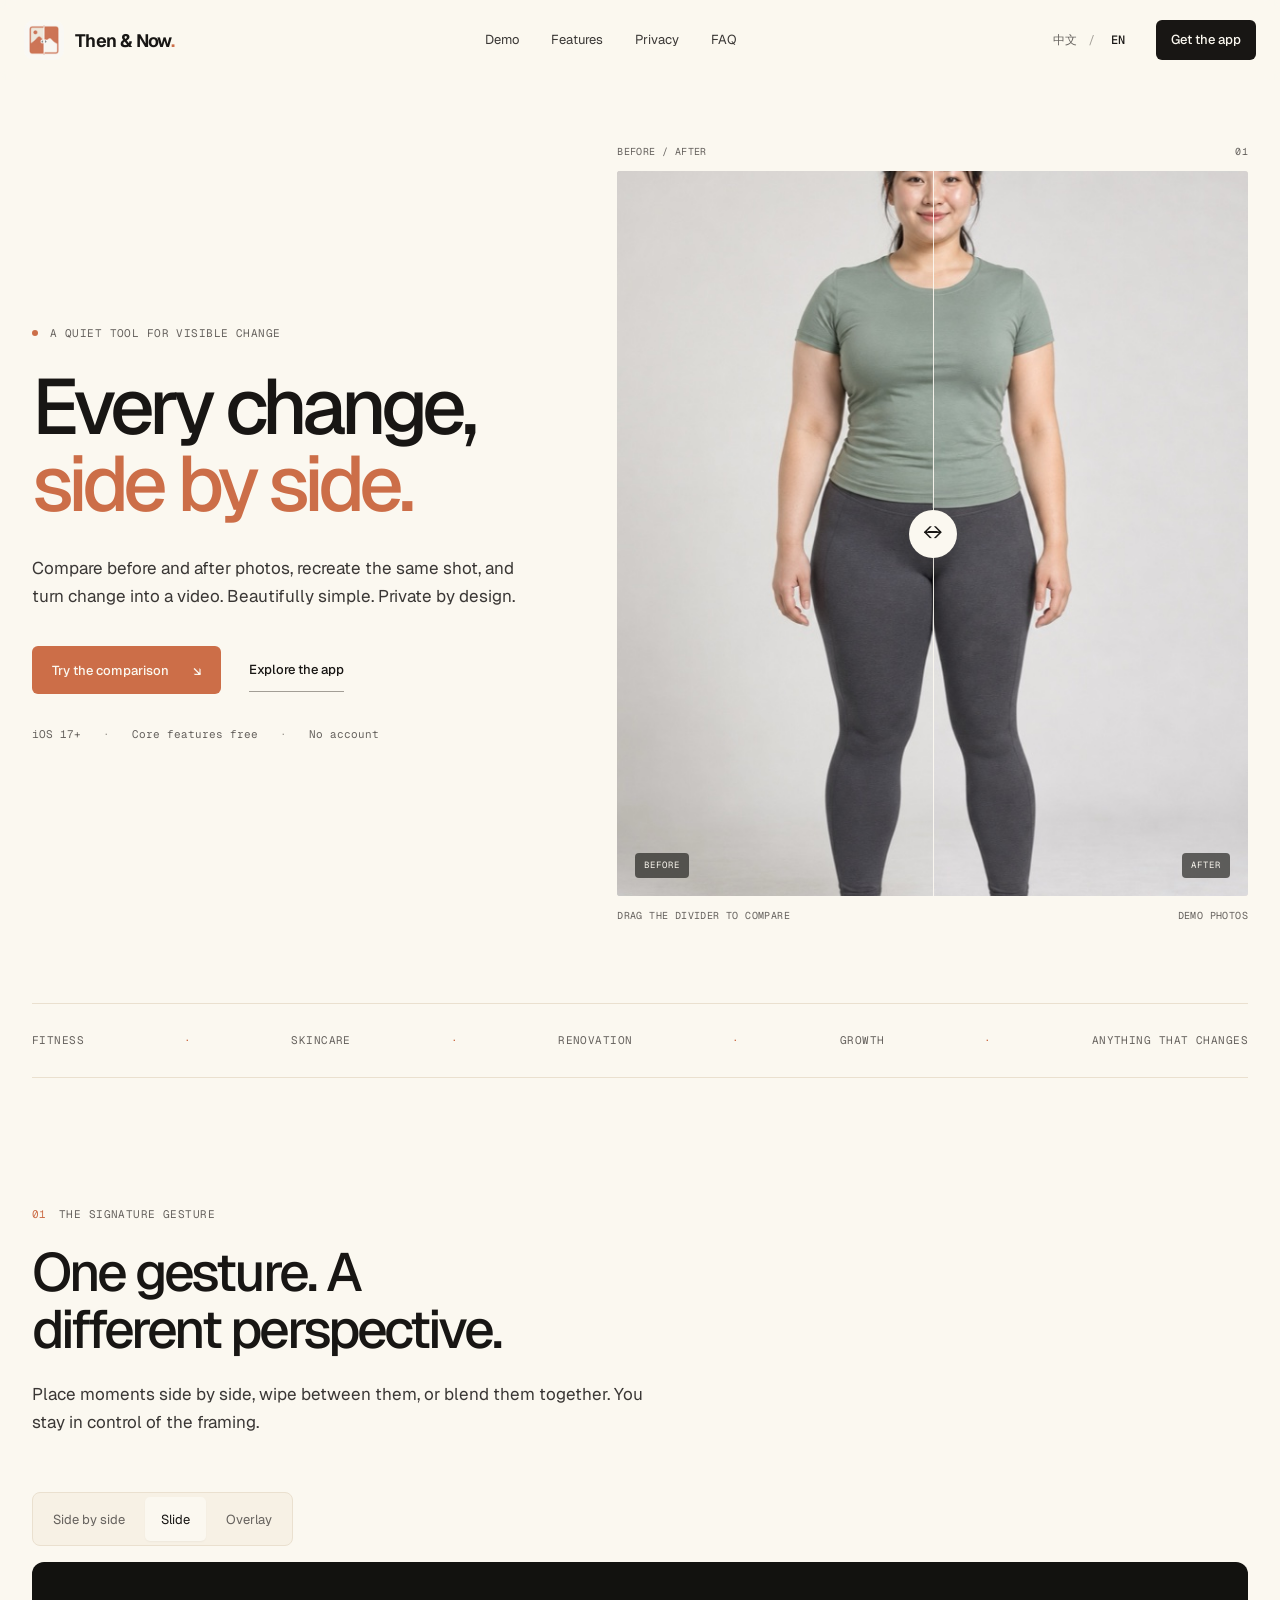
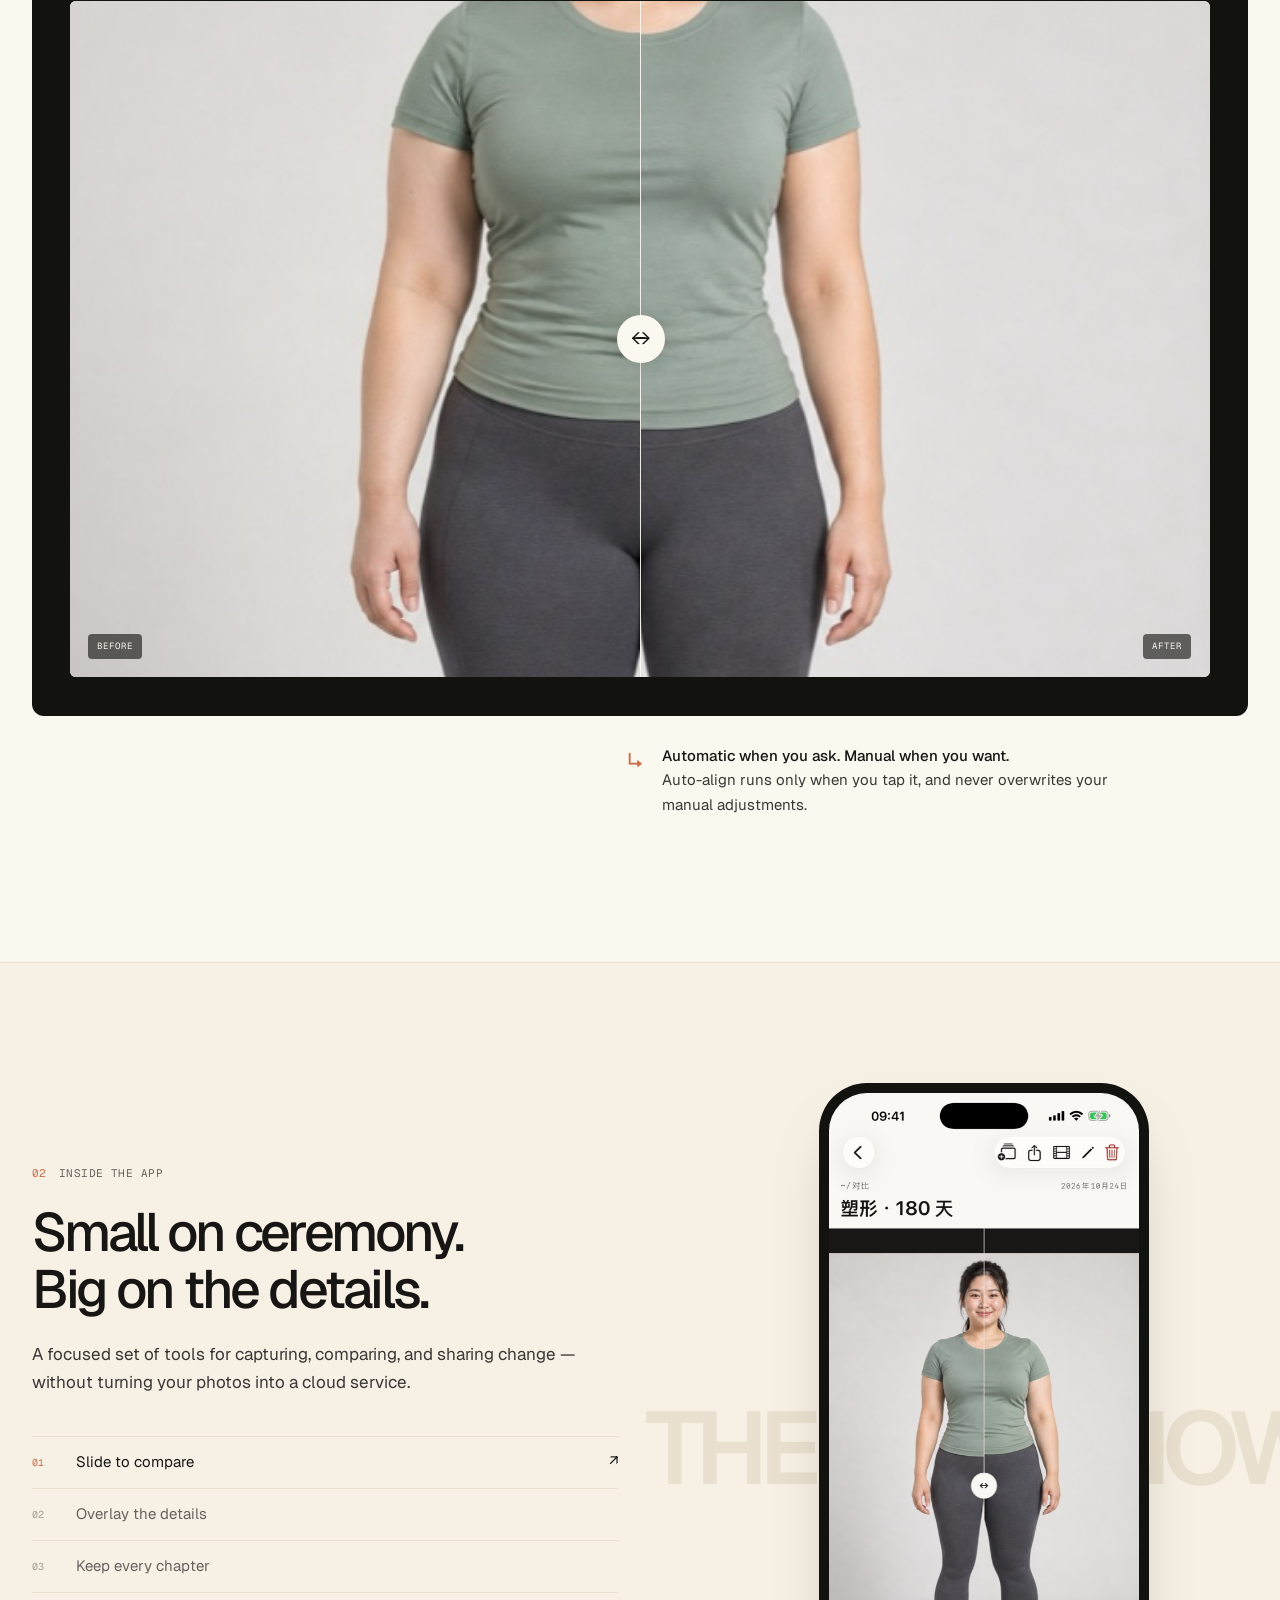
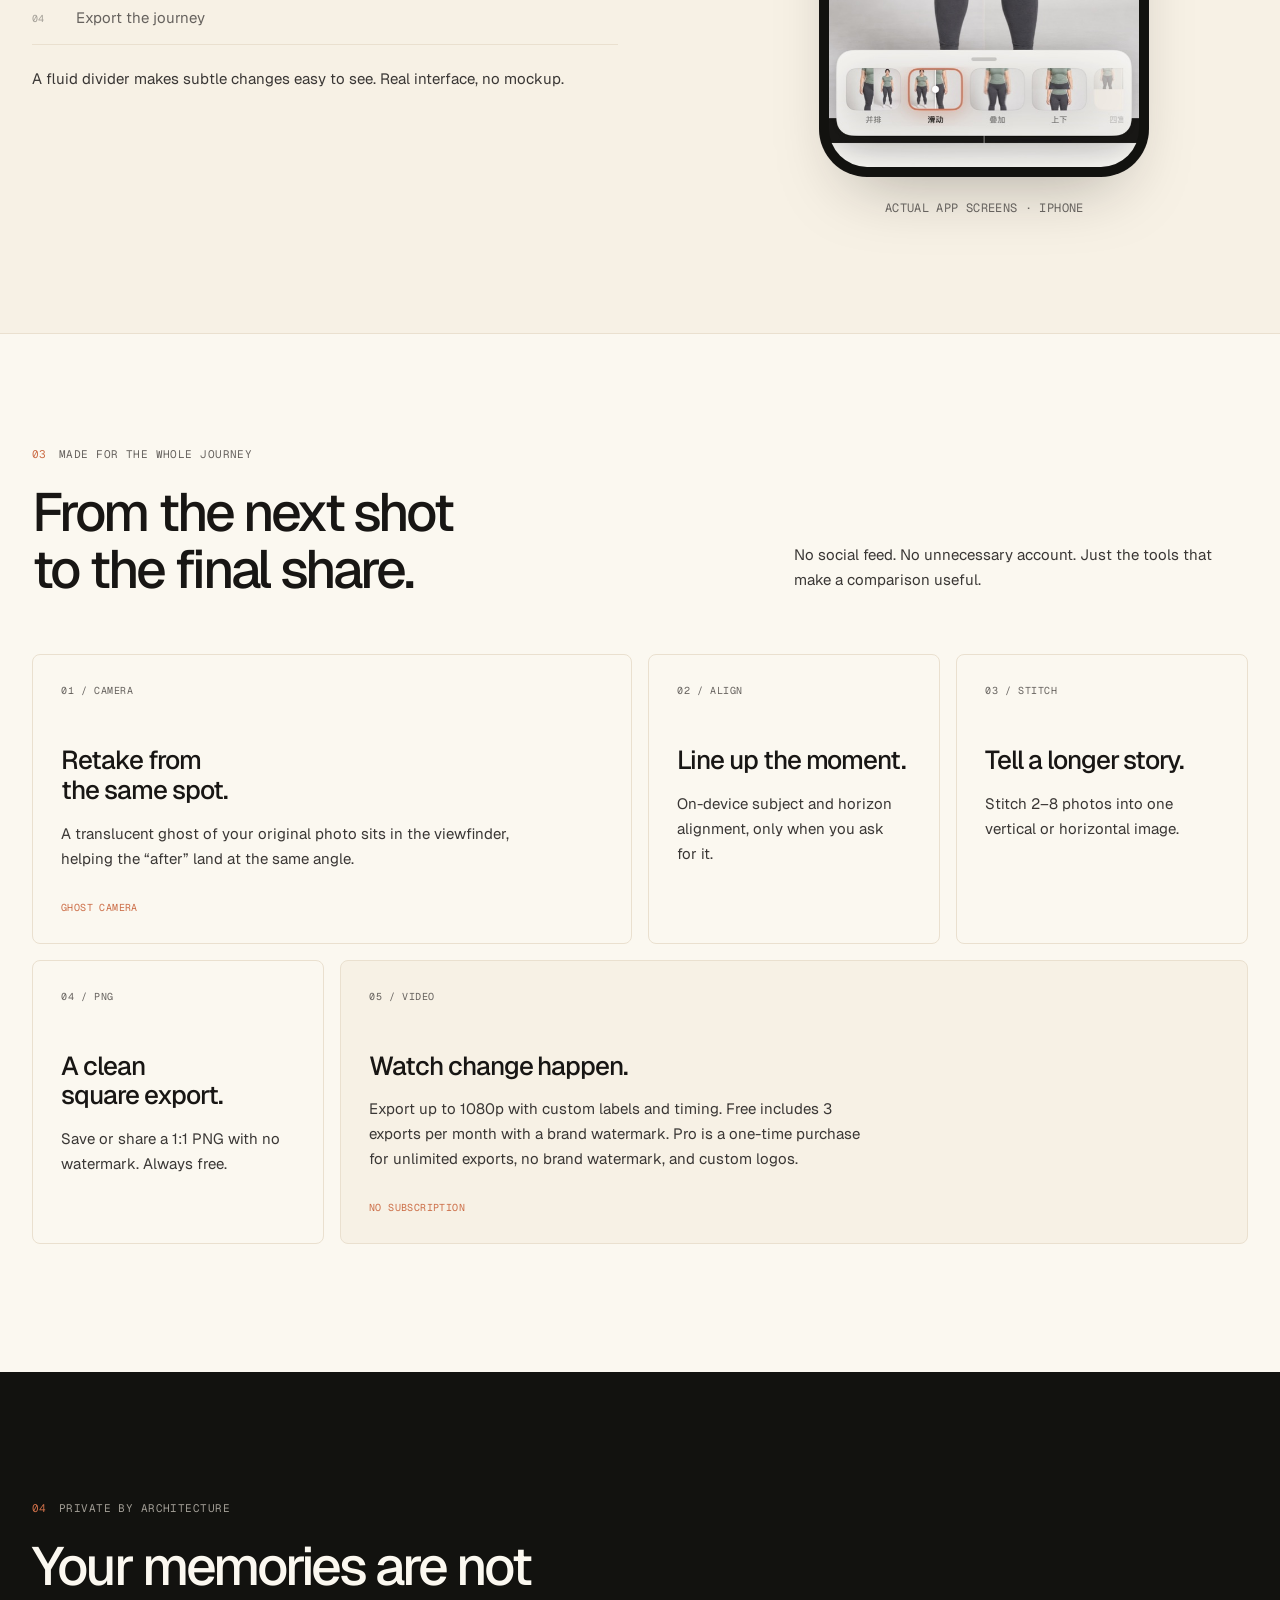
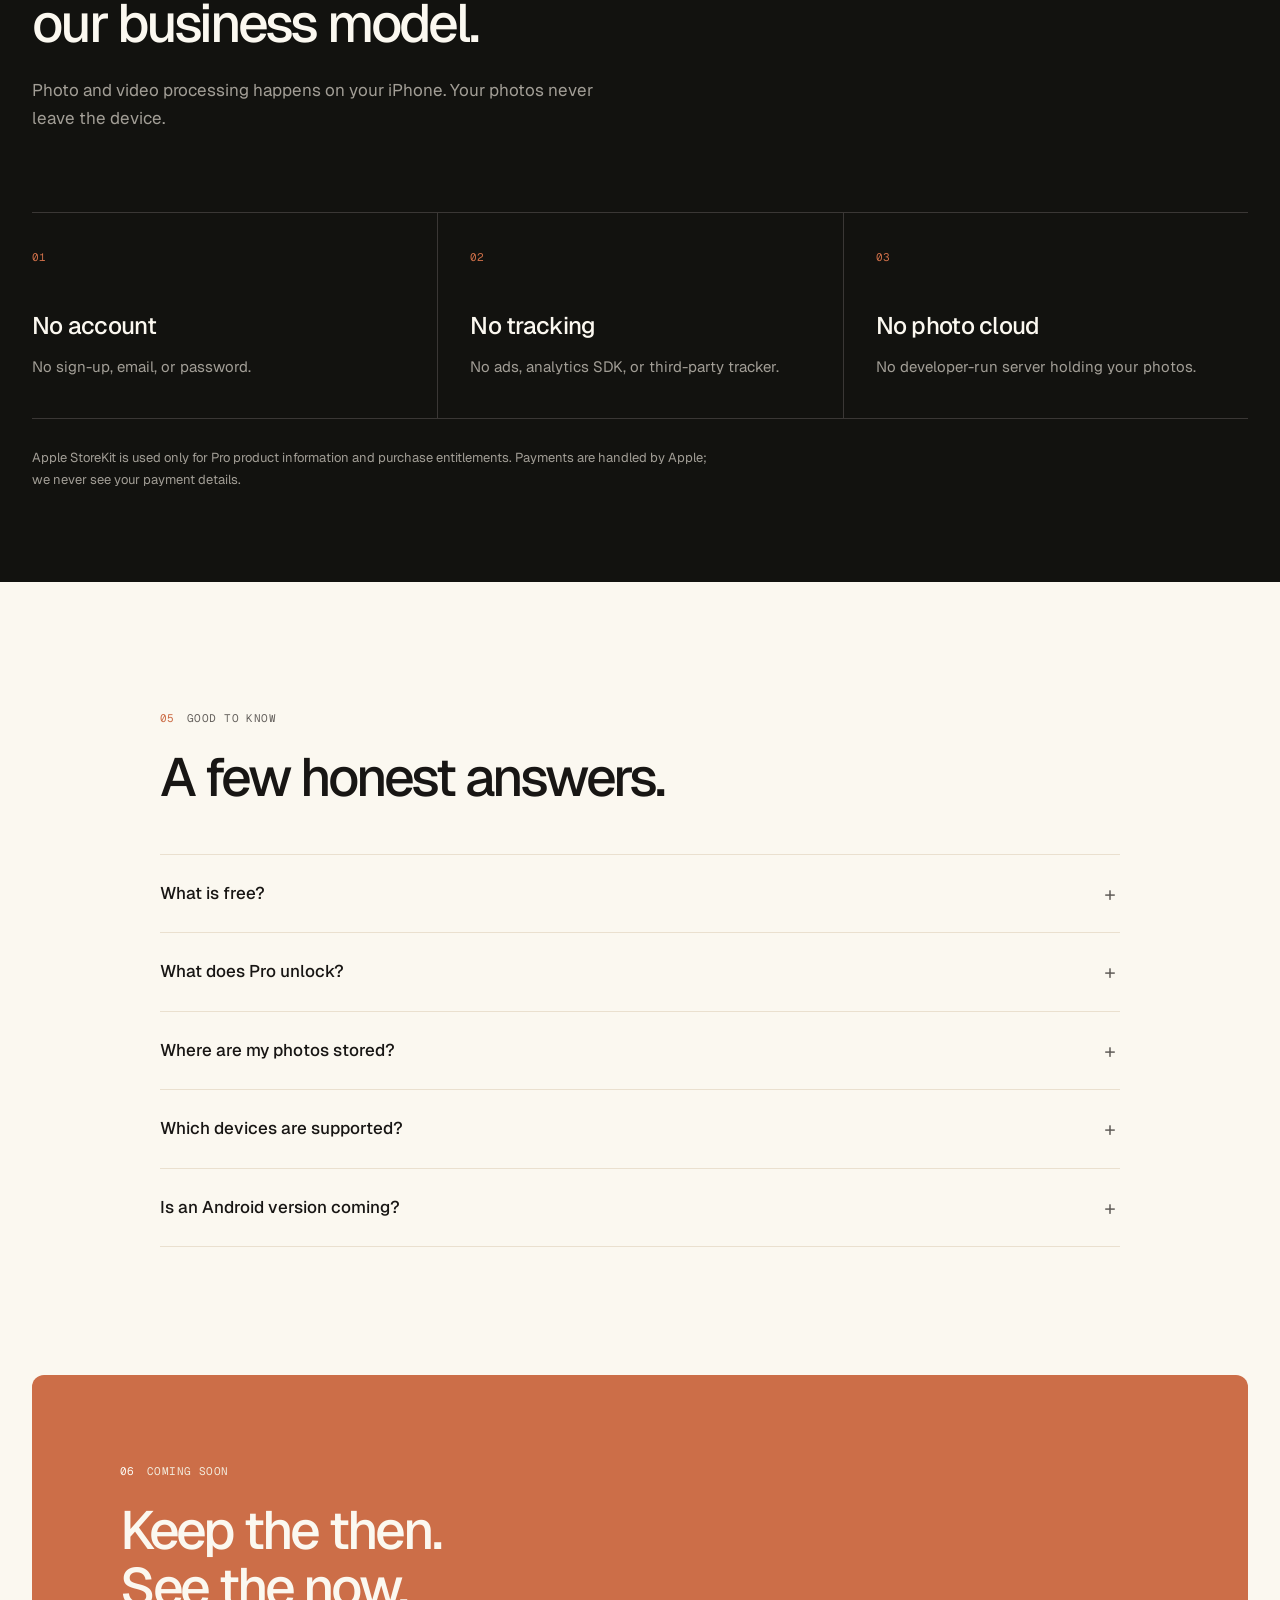
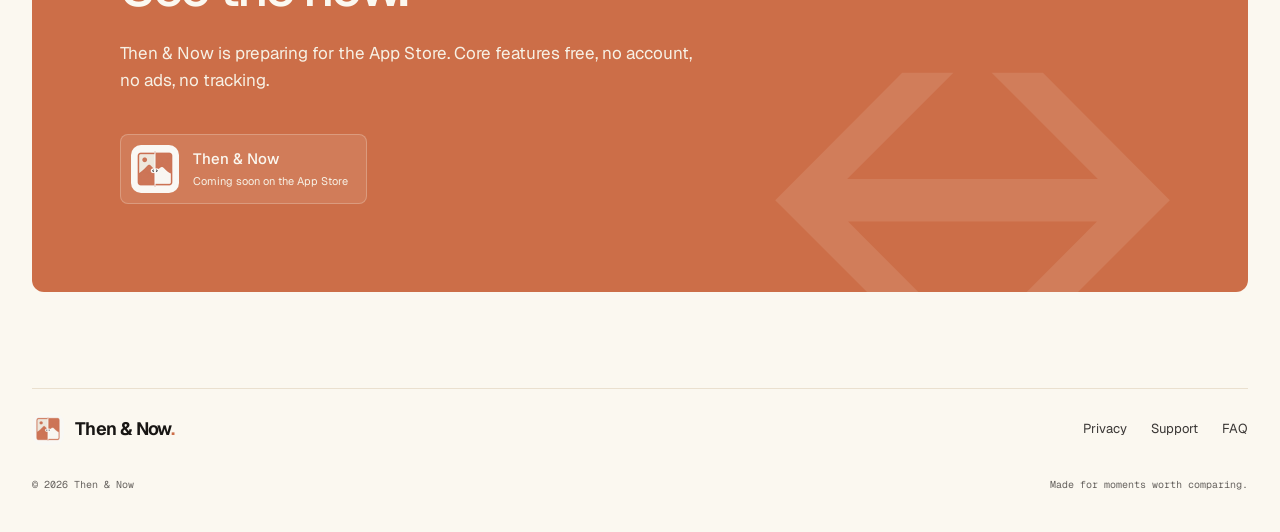
<file: index.html>
<!DOCTYPE html>
<html lang="en">
<head>
  <meta charset="UTF-8">
  <meta name="viewport" content="width=device-width, initial-scale=1.0, viewport-fit=cover">
  <title>Then & Now — Every change, side by side.</title>
  <meta name="description" content="Compare before and after photos, recreate the same shot, and turn change into a video. Private by design, on iPhone.">
  <meta property="og:title" content="Then & Now — Every change, side by side.">
  <meta property="og:description" content="A private, beautifully simple way to compare moments on iPhone.">
  <meta property="og:type" content="website">
  <meta property="og:url" content="https://pentaq0505.github.io/">
  <meta property="og:image" content="https://pentaq0505.github.io/assets/app-icon.png?v=20261031">
  <link rel="icon" type="image/png" href="assets/app-icon.png?v=20261031">
  <link rel="preconnect" href="https://fonts.googleapis.com">
  <link rel="preconnect" href="https://fonts.gstatic.com" crossorigin>
  <link href="https://fonts.googleapis.com/css2?family=Geist:wght@400;500;600;650;700&family=Geist+Mono:wght@400;500&display=swap" rel="stylesheet">
  <link rel="preload" as="image" href="assets/compare-before.jpg?v=20261031?v=20261031">
  <link rel="preload" as="image" href="assets/compare-after.jpg?v=20261031?v=20261031">
  <link rel="stylesheet" href="tokens.css?v=20261031">
  <link rel="stylesheet" href="styles.css?v=20261031">
  <script>
    try {
      window.__initialLocale = new URLSearchParams(location.search).get('lang') ||
        (localStorage.getItem('thenandnow.locale') || (navigator.language.startsWith('zh') ? 'zh-Hans' : 'en'));
    } catch (_) {
      window.__initialLocale = navigator.language.startsWith('zh') ? 'zh-Hans' : 'en';
    }
  </script>
  <script src="script.js?v=20261031" defer></script>
</head>
<body>
  <a class="skip-link" href="#main" data-i18n="a11y.skip">Skip to content</a>

  <header class="site-header">
    <div class="nav-shell">
      <a class="brand" href="#top" aria-label="Then & Now home">
        <img src="assets/app-icon-small.png?v=20261031" decoding="async" width="40" height="40" alt="" class="brand__icon">
        <span>Then &amp; Now<span class="text-accent">.</span></span>
      </a>
      <nav class="nav-links" aria-label="Primary">
        <a href="#demo" data-i18n="nav.demo">Demo</a>
        <a href="#features" data-i18n="nav.features">Features</a>
        <a href="#privacy" data-i18n="nav.privacy">Privacy</a>
        <a href="#faq" data-i18n="nav.faq">FAQ</a>
      </nav>
      <div class="nav-actions">
        <div class="locale-switch" role="group" aria-label="Language / 语言">
          <button type="button" data-locale="zh-Hans" aria-pressed="false">中文</button>
          <span aria-hidden="true">/</span>
          <button type="button" data-locale="en" aria-pressed="true">EN</button>
        </div>
        <a class="button button--small button--dark" href="#download" data-i18n="nav.cta">Get the app</a>
      </div>
    </div>
  </header>

  <main id="main">
    <section class="hero section-shell" id="top">
      <div class="hero__copy" data-reveal>
        <div class="eyebrow"><span class="status-dot"></span><span data-i18n="hero.eyebrow">A quiet tool for visible change</span></div>
        <h1>
          <span data-i18n="hero.title1">Every change,</span><br>
          <span class="text-accent" data-i18n="hero.title2">side by side.</span>
        </h1>
        <p class="hero__lede" data-i18n="hero.lede">Compare before and after photos, recreate the same shot, and turn change into a video. Beautifully simple. Private by design.</p>
        <div class="hero__actions">
          <a class="button button--accent" href="#demo"><span data-i18n="hero.primary">Try the comparison</span><span aria-hidden="true">↘</span></a>
          <a class="text-link" href="#features" data-i18n="hero.secondary">Explore the app</a>
        </div>
        <div class="hero__facts" aria-label="Product details">
          <span>iOS 17+</span><span data-i18n="hero.fact1">Core features free</span><span data-i18n="hero.fact2">No account</span>
        </div>
      </div>

      <div class="hero__visual" data-reveal data-reveal-delay="1">
        <div class="visual-note visual-note--top"><span data-i18n="hero.note">Before / After</span><span>01</span></div>
        <div class="comparison comparison--hero" data-comparison data-mode="wipe" style="--position: 50%;" tabindex="0" role="slider" aria-valuemin="0" aria-valuemax="100" aria-valuenow="50" data-i18n-aria-label="a11y.compare" aria-label="Before and after photo comparison">
          <img class="comparison__image" src="assets/compare-after.jpg?v=20261031" width="666" height="1000" alt="" fetchpriority="high">
          <div class="comparison__before">
            <img class="comparison__image" src="assets/compare-before.jpg?v=20261031" width="666" height="1000" alt="" fetchpriority="high">
          </div>
          <span class="comparison__label comparison__label--before" data-i18n="compare.before">Before</span>
          <span class="comparison__label comparison__label--after" data-i18n="compare.after">After</span>
          <div class="comparison__divider" aria-hidden="true"><span class="comparison__knob">↔</span></div>
        </div>
        <div class="visual-note visual-note--bottom"><span data-i18n="compare.hint">Drag the divider to compare</span><span data-i18n="hero.demo">Demo photos</span></div>
      </div>
    </section>

    <section class="scene-strip section-shell" aria-label="Use cases" data-reveal>
      <span data-i18n="scenes.fitness">Fitness</span><i>·</i>
      <span data-i18n="scenes.skin">Skincare</span><i>·</i>
      <span data-i18n="scenes.home">Renovation</span><i>·</i>
      <span data-i18n="scenes.growth">Growth</span><i>·</i>
      <span data-i18n="scenes.anything">Anything that changes</span>
    </section>

    <section class="demo-section section-shell" id="demo">
      <div class="section-heading" data-reveal>
        <div class="chapter"><span>01</span><span data-i18n="demo.chapter">The signature gesture</span></div>
        <h2 data-i18n="demo.title">One gesture. A different perspective.</h2>
        <p data-i18n="demo.lede">Place moments side by side, wipe between them, or blend them together. You stay in control of the framing.</p>
      </div>

      <div class="demo-workbench" data-reveal>
        <div class="mode-tabs" role="tablist" aria-label="Comparison mode">
          <button id="modeTabSide" type="button" role="tab" data-mode="side" aria-controls="comparisonPanel" aria-selected="false" tabindex="-1" data-i18n="demo.side">Side by side</button>
          <button id="modeTabWipe" type="button" role="tab" data-mode="wipe" aria-controls="comparisonPanel" aria-selected="true" data-i18n="demo.wipe">Slide</button>
          <button id="modeTabOverlay" type="button" role="tab" data-mode="overlay" aria-controls="comparisonPanel" aria-selected="false" tabindex="-1" data-i18n="demo.overlay">Overlay</button>
        </div>
        <div class="demo-canvas" id="comparisonPanel" role="tabpanel" aria-labelledby="modeTabWipe">
          <div class="comparison comparison--demo" data-comparison data-mode="wipe" style="--position: 50%; --overlay-opacity: .5;" tabindex="0" role="slider" aria-valuemin="0" aria-valuemax="100" aria-valuenow="50" data-i18n-aria-label="a11y.compare" aria-label="Before and after photo comparison">
            <img class="comparison__image" src="assets/compare-after.jpg?v=20261031" width="666" height="1000" alt="" loading="lazy" decoding="async">
            <div class="comparison__before">
              <img class="comparison__image" src="assets/compare-before.jpg?v=20261031" width="666" height="1000" alt="" loading="lazy" decoding="async">
            </div>
            <span class="comparison__label comparison__label--before" data-i18n="compare.before">Before</span>
            <span class="comparison__label comparison__label--after" data-i18n="compare.after">After</span>
            <div class="comparison__divider" aria-hidden="true"><span class="comparison__knob">↔</span></div>
          </div>
          <div class="overlay-control" hidden>
            <label for="overlayRange" data-i18n="demo.opacity">After opacity</label>
            <input id="overlayRange" type="range" min="0" max="100" value="50">
            <output for="overlayRange" id="overlayValue">50%</output>
          </div>
        </div>
        <div class="workbench-note">
          <span class="note-number">↳</span>
          <p><strong data-i18n="demo.noteTitle">Automatic when you ask. Manual when you want.</strong><br><span data-i18n="demo.note">Auto-align runs only when you tap it, and never overwrites your manual adjustments.</span></p>
        </div>
      </div>
    </section>

    <section class="product-section" id="features">
      <div class="section-shell product-layout">
        <div class="product-copy" data-reveal>
          <div class="chapter"><span>02</span><span data-i18n="product.chapter">Inside the app</span></div>
          <h2 data-i18n="product.title">Small on ceremony. Big on the details.</h2>
          <p data-i18n="product.lede">A focused set of tools for capturing, comparing, and sharing change — without turning your photos into a cloud service.</p>
          <div class="shot-tabs" role="tablist" aria-label="App screens">
            <button id="shotTabSlider" type="button" role="tab" data-shot="slider" aria-controls="productPanel" aria-selected="true"><span>01</span><span data-i18n="shots.slider">Slide to compare</span><span aria-hidden="true">↗</span></button>
            <button id="shotTabOverlay" type="button" role="tab" data-shot="overlay" aria-controls="productPanel" aria-selected="false" tabindex="-1"><span>02</span><span data-i18n="shots.overlay">Overlay the details</span><span aria-hidden="true">↗</span></button>
            <button id="shotTabGallery" type="button" role="tab" data-shot="gallery" aria-controls="productPanel" aria-selected="false" tabindex="-1"><span>03</span><span data-i18n="shots.gallery">Keep every chapter</span><span aria-hidden="true">↗</span></button>
            <button id="shotTabTimelapse" type="button" role="tab" data-shot="timelapse" aria-controls="productPanel" aria-selected="false" tabindex="-1"><span>04</span><span data-i18n="shots.timelapse">Export the journey</span><span aria-hidden="true">↗</span></button>
          </div>
          <p class="shot-description" id="shotDescription" aria-live="polite" data-i18n="shots.sliderDesc">A fluid divider makes subtle changes easy to see. Real interface, no mockup.</p>
        </div>
        <div class="product-device" id="productPanel" role="tabpanel" aria-labelledby="shotTabSlider" data-reveal data-reveal-delay="1">
          <div class="device-orbit" aria-hidden="true"><span>THEN</span><span>NOW</span></div>
          <div class="phone-frame">
            <img id="productShot" src="assets/app-slider.jpg?v=20261031" width="552" height="1200" loading="lazy" decoding="async" data-i18n-alt="shots.sliderAlt" alt="Then & Now slide comparison screen">
          </div>
          <span class="device-caption" data-i18n="product.caption">Actual app screens · iPhone</span>
        </div>
      </div>
    </section>

    <section class="feature-grid-section section-shell">
      <div class="section-heading section-heading--split" data-reveal>
        <div>
          <div class="chapter"><span>03</span><span data-i18n="features.chapter">Made for the whole journey</span></div>
          <h2 data-i18n="features.title">From the next shot to the final share.</h2>
        </div>
        <p data-i18n="features.lede">No social feed. No unnecessary account. Just the tools that make a comparison useful.</p>
      </div>
      <div class="feature-grid">
        <article class="feature-card feature-card--wide" data-reveal>
          <span class="feature-card__number">01 / CAMERA</span>
          <h3 data-i18n="features.ghostTitle">Retake from the same spot.</h3>
          <p data-i18n="features.ghostDesc">A translucent ghost of your original photo sits in the viewfinder, helping the “after” land at the same angle.</p>
          <span class="feature-card__tag" data-i18n="features.ghostTag">Ghost camera</span>
        </article>
        <article class="feature-card" data-reveal>
          <span class="feature-card__number">02 / ALIGN</span>
          <h3 data-i18n="features.alignTitle">Line up the moment.</h3>
          <p data-i18n="features.alignDesc">On-device subject and horizon alignment, only when you ask for it.</p>
        </article>
        <article class="feature-card" data-reveal>
          <span class="feature-card__number">03 / STITCH</span>
          <h3 data-i18n="features.stitchTitle">Tell a longer story.</h3>
          <p data-i18n="features.stitchDesc">Stitch 2–8 photos into one vertical or horizontal image.</p>
        </article>
        <article class="feature-card" data-reveal>
          <span class="feature-card__number">04 / PNG</span>
          <h3 data-i18n="features.pngTitle">A clean square export.</h3>
          <p data-i18n="features.pngDesc">Save or share a 1:1 PNG with no watermark. Always free.</p>
        </article>
        <article class="feature-card feature-card--wide feature-card--pro" data-reveal>
          <span class="feature-card__number">05 / VIDEO</span>
          <h3 data-i18n="features.videoTitle">Watch change happen.</h3>
          <p data-i18n="features.videoDesc">Export up to 1080p with custom labels and timing. Free includes 3 exports per month with a brand watermark. Pro is a one-time purchase for unlimited exports, no brand watermark, and custom logos.</p>
          <span class="feature-card__tag" data-i18n="features.videoTag">No subscription</span>
        </article>
      </div>
    </section>

    <section class="privacy-section" id="privacy">
      <div class="section-shell">
        <div class="privacy-heading" data-reveal>
          <div class="chapter chapter--light"><span>04</span><span data-i18n="privacy.chapter">Private by architecture</span></div>
          <h2 data-i18n="privacy.title">Your memories are not our business model.</h2>
          <p data-i18n="privacy.lede">Photo and video processing happens on your iPhone. Your photos never leave the device.</p>
        </div>
        <div class="privacy-rules" data-reveal>
          <div><strong>01</strong><h3 data-i18n="privacy.rule1">No account</h3><p data-i18n="privacy.rule1Desc">No sign-up, email, or password.</p></div>
          <div><strong>02</strong><h3 data-i18n="privacy.rule2">No tracking</h3><p data-i18n="privacy.rule2Desc">No ads, analytics SDK, or third-party tracker.</p></div>
          <div><strong>03</strong><h3 data-i18n="privacy.rule3">No photo cloud</h3><p data-i18n="privacy.rule3Desc">No developer-run server holding your photos.</p></div>
        </div>
        <p class="privacy-footnote" data-i18n="privacy.footnote">Apple StoreKit is used only for Pro product information and purchase entitlements. Payments are handled by Apple; we never see your payment details.</p>
      </div>
    </section>

    <section class="faq-section section-shell" id="faq">
      <div class="section-heading" data-reveal>
        <div class="chapter"><span>05</span><span data-i18n="faq.chapter">Good to know</span></div>
        <h2 data-i18n="faq.title">A few honest answers.</h2>
      </div>
      <div class="faq-list" data-reveal>
        <details>
          <summary data-i18n="faq.q1">What is free?</summary>
          <p data-i18n="faq.a1">Core comparison features and PNG export are free, with no ads or subscription. Video export includes 3 free exports per month with a Then & Now brand watermark.</p>
        </details>
        <details>
          <summary data-i18n="faq.q2">What does Pro unlock?</summary>
          <p data-i18n="faq.a2">A one-time Pro purchase unlocks unlimited video exports, removes the brand watermark, and enables custom logo upload. Restore Purchases is available in the app.</p>
        </details>
        <details>
          <summary data-i18n="faq.q3">Where are my photos stored?</summary>
          <p data-i18n="faq.a3">In the app’s local container on your iPhone. There is no developer-run photo backup. Deleting the app removes its local data.</p>
        </details>
        <details>
          <summary data-i18n="faq.q4">Which devices are supported?</summary>
          <p data-i18n="faq.a4">Then & Now requires iOS 17 or later. Version 1.0 is designed for iPhone.</p>
        </details>
        <details>
          <summary data-i18n="faq.q5">Is an Android version coming?</summary>
          <p data-i18n="faq.a5">Not yet. The current focus is a small, finished iPhone app. Android may be considered after launch.</p>
        </details>
      </div>
    </section>

    <section class="download-section section-shell" id="download" data-reveal>
      <div class="download-card">
        <div class="chapter chapter--light"><span>06</span><span data-i18n="download.chapter">Coming soon</span></div>
        <h2 data-i18n="download.title">Keep the then. See the now.</h2>
        <p data-i18n="download.lede">Then & Now is preparing for the App Store. Core features free, no account, no ads, no tracking.</p>
        <span class="download-badge"><img src="assets/app-icon-small.png?v=20261031" decoding="async" width="48" height="48" alt=""><span><strong>Then &amp; Now</strong><small data-i18n="download.badge">Coming soon on the App Store</small></span></span>
      </div>
    </section>
  </main>

  <footer class="site-footer section-shell">
    <a class="brand" href="#top"><img src="assets/app-icon-small.png?v=20261031" decoding="async" width="32" height="32" alt="" class="brand__icon"><span>Then &amp; Now<span class="text-accent">.</span></span></a>
    <div class="footer-links">
      <a href="/thenandnow/privacy.html" data-i18n="footer.privacy">Privacy</a>
      <a href="/thenandnow/support.html" data-i18n="footer.support">Support</a>
      <a href="#faq">FAQ</a>
    </div>
    <p><span>© 2026 Then &amp; Now</span><span data-i18n="footer.note">Made for moments worth comparing.</span></p>
  </footer>
</body>
</html>
</file>
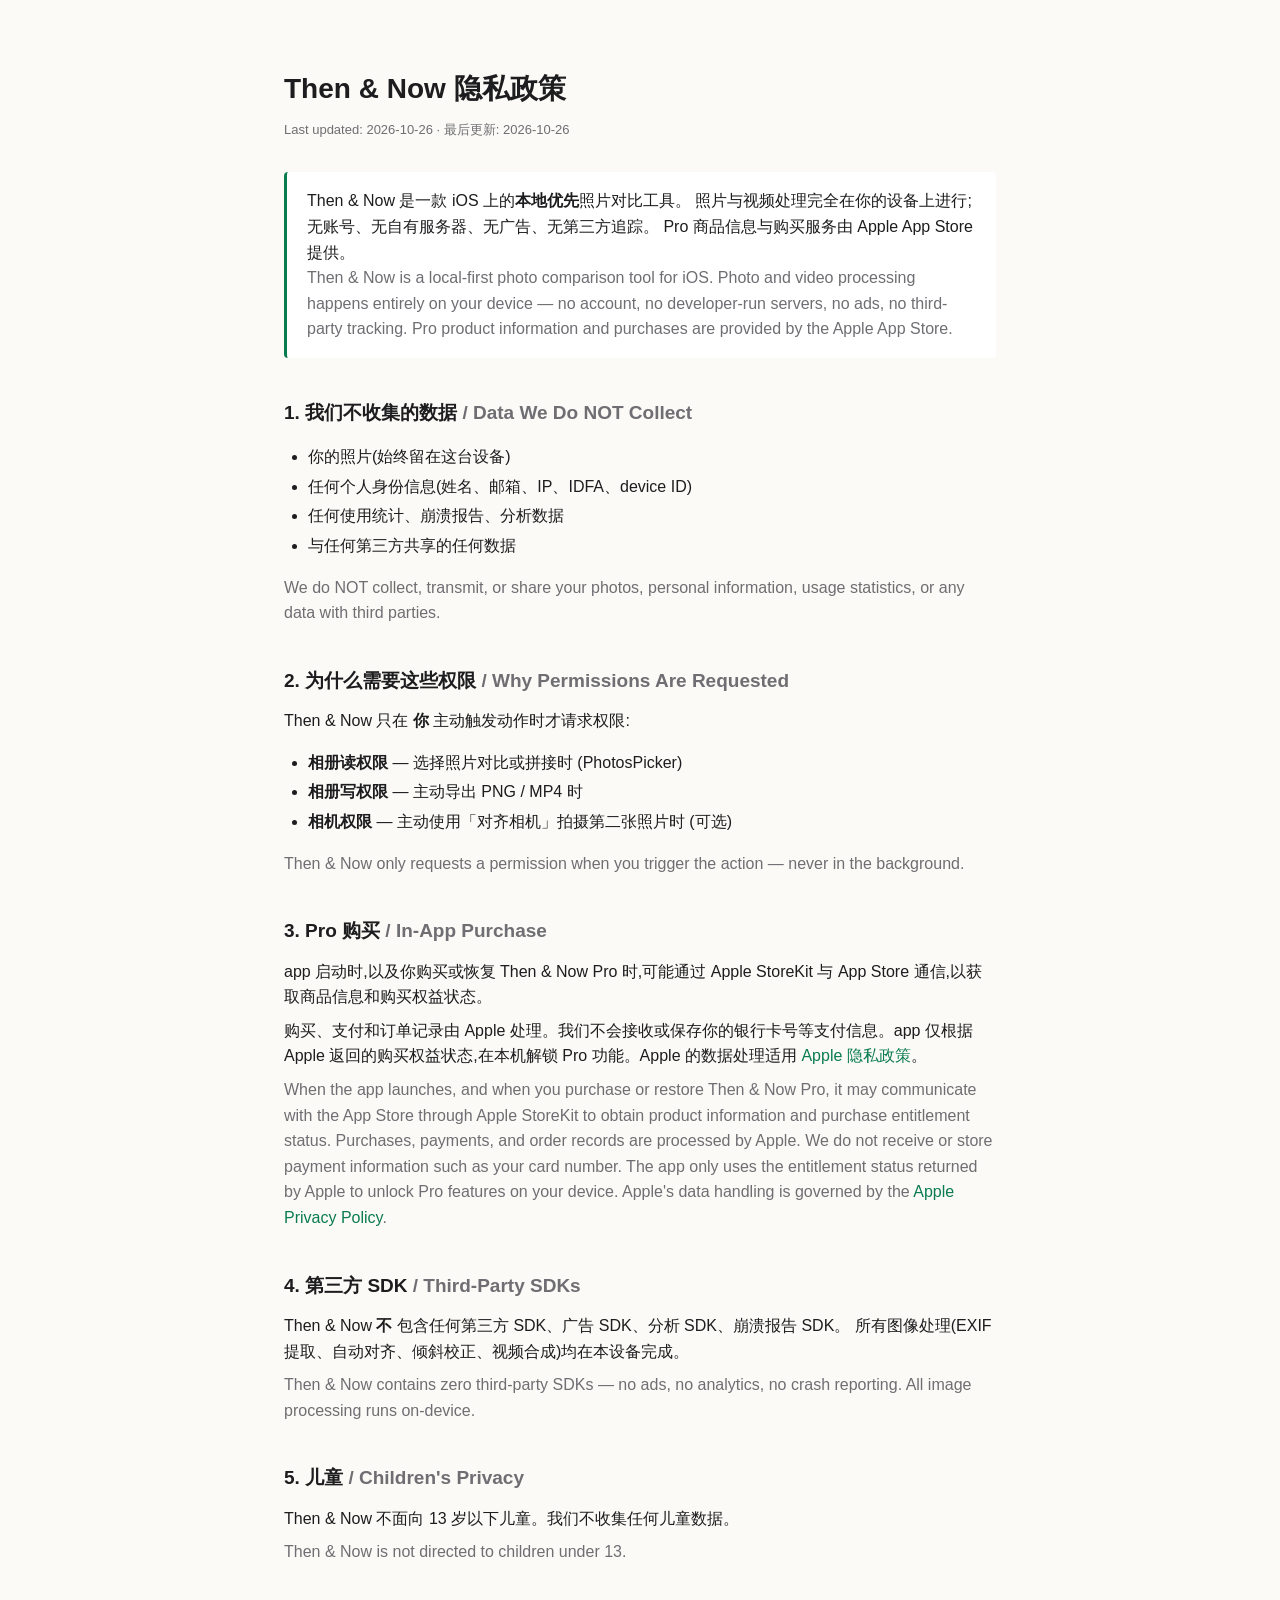
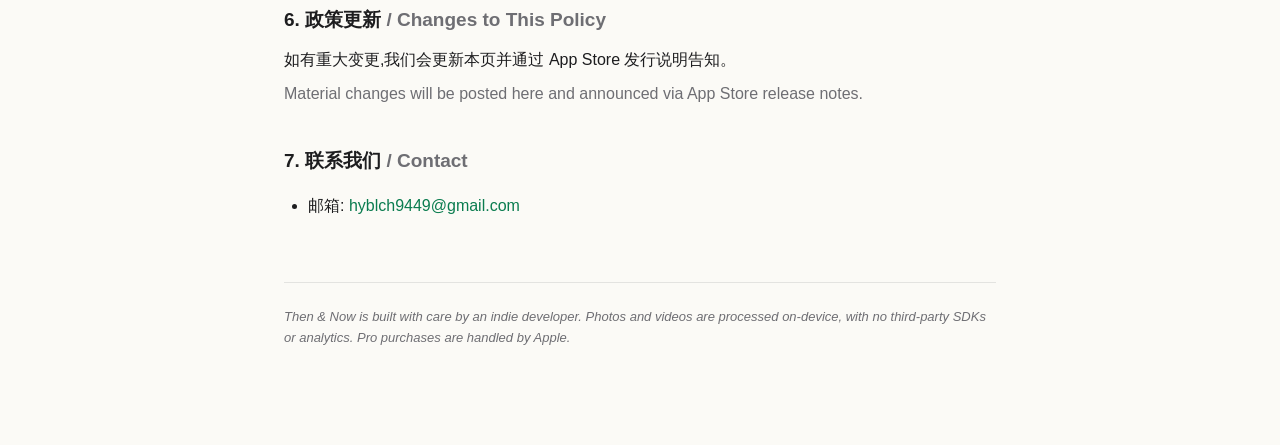
<file: thenandnow/privacy.html>
<!DOCTYPE html>
<html lang="zh-Hans">
<head>
    <meta charset="UTF-8">
    <meta name="viewport" content="width=device-width, initial-scale=1.0">
    <meta name="description" content="Then & Now Privacy Policy — local-first photo compare + timelapse app. Zero data collection, zero tracking.">
    <title>Then & Now 隐私政策 / Privacy Policy</title>
    <style>
        :root {
            --ink: #1d1d1f;
            --muted: #6e6e73;
            --bg: #fbfaf6;
            --surface: #ffffff;
            --accent: #0a7c4f;
            --border: #e3e3e0;
        }
        @media (prefers-color-scheme: dark) {
            :root {
                --ink: #f5f5f7;
                --muted: #aeaeb2;
                --bg: #1c1c1e;
                --surface: #2c2c2e;
                --border: #3a3a3c;
            }
        }
        * { box-sizing: border-box; }
        body {
            font-family: -apple-system, BlinkMacSystemFont, "PingFang SC", "Hiragino Sans GB", "Microsoft YaHei", sans-serif;
            max-width: 760px;
            margin: 0 auto;
            padding: 48px 24px 96px;
            background: var(--bg);
            color: var(--ink);
            line-height: 1.6;
        }
        h1 { font-size: 28px; margin-bottom: 8px; font-weight: 600; }
        h2 { font-size: 19px; margin-top: 40px; margin-bottom: 12px; font-weight: 600; }
        h3 { font-size: 16px; margin-top: 24px; font-weight: 500; }
        p { margin: 8px 0; }
        .updated { color: var(--muted); font-size: 13px; margin-bottom: 32px; }
        .lede { font-size: 16px; padding: 16px 20px; background: var(--surface); border-left: 3px solid var(--accent); border-radius: 4px; margin: 24px 0; }
        .bilingual { color: var(--muted); }
        ul { padding-left: 24px; }
        li { margin: 4px 0; }
        a { color: var(--accent); text-decoration: none; }
        a:hover { text-decoration: underline; }
        hr { border: none; border-top: 1px solid var(--border); margin: 32px 0; }
        code { background: var(--surface); padding: 2px 6px; border-radius: 3px; font-family: ui-monospace, "SF Mono", monospace; font-size: 13px; }
        .footer { margin-top: 64px; padding-top: 24px; border-top: 1px solid var(--border); color: var(--muted); font-size: 13px; }
    </style>
</head>
<body>
    <h1>Then &amp; Now 隐私政策</h1>
    <p class="updated">Last updated: 2026-10-26 · 最后更新: 2026-10-26</p>

    <div class="lede">
        Then &amp; Now 是一款 iOS 上的<strong>本地优先</strong>照片对比工具。
        照片与视频处理完全在你的设备上进行;无账号、无自有服务器、无广告、无第三方追踪。
        Pro 商品信息与购买服务由 Apple App Store 提供。<br>
        <span class="bilingual">Then &amp; Now is a local-first photo comparison tool for iOS. Photo and video processing happens entirely on your device — no account, no developer-run servers, no ads, no third-party tracking. Pro product information and purchases are provided by the Apple App Store.</span>
    </div>

    <h2>1. 我们不收集的数据 <span class="bilingual">/ Data We Do NOT Collect</span></h2>
    <ul>
        <li>你的照片(始终留在这台设备)</li>
        <li>任何个人身份信息(姓名、邮箱、IP、IDFA、device ID)</li>
        <li>任何使用统计、崩溃报告、分析数据</li>
        <li>与任何第三方共享的任何数据</li>
    </ul>
    <p class="bilingual">We do NOT collect, transmit, or share your photos, personal information, usage statistics, or any data with third parties.</p>

    <h2>2. 为什么需要这些权限 <span class="bilingual">/ Why Permissions Are Requested</span></h2>
    <p>Then &amp; Now 只在 <strong>你</strong> 主动触发动作时才请求权限:</p>
    <ul>
        <li><strong>相册读权限</strong> — 选择照片对比或拼接时 (PhotosPicker)</li>
        <li><strong>相册写权限</strong> — 主动导出 PNG / MP4 时</li>
        <li><strong>相机权限</strong> — 主动使用「对齐相机」拍摄第二张照片时 (可选)</li>
    </ul>
    <p class="bilingual">Then &amp; Now only requests a permission when you trigger the action — never in the background.</p>

    <h2>3. Pro 购买 <span class="bilingual">/ In-App Purchase</span></h2>
    <p>app 启动时,以及你购买或恢复 Then &amp; Now Pro 时,可能通过 Apple StoreKit 与 App Store 通信,以获取商品信息和购买权益状态。</p>
    <p>购买、支付和订单记录由 Apple 处理。我们不会接收或保存你的银行卡号等支付信息。app 仅根据 Apple 返回的购买权益状态,在本机解锁 Pro 功能。Apple 的数据处理适用 <a href="https://www.apple.com/legal/privacy/zh/">Apple 隐私政策</a>。</p>
    <p class="bilingual">When the app launches, and when you purchase or restore Then &amp; Now Pro, it may communicate with the App Store through Apple StoreKit to obtain product information and purchase entitlement status. Purchases, payments, and order records are processed by Apple. We do not receive or store payment information such as your card number. The app only uses the entitlement status returned by Apple to unlock Pro features on your device. Apple's data handling is governed by the <a href="https://www.apple.com/legal/privacy/">Apple Privacy Policy</a>.</p>

    <h2>4. 第三方 SDK <span class="bilingual">/ Third-Party SDKs</span></h2>
    <p>Then &amp; Now <strong>不</strong> 包含任何第三方 SDK、广告 SDK、分析 SDK、崩溃报告 SDK。
    所有图像处理(EXIF 提取、自动对齐、倾斜校正、视频合成)均在本设备完成。</p>
    <p class="bilingual">Then &amp; Now contains zero third-party SDKs — no ads, no analytics, no crash reporting. All image processing runs on-device.</p>

    <h2>5. 儿童 <span class="bilingual">/ Children's Privacy</span></h2>
    <p>Then &amp; Now 不面向 13 岁以下儿童。我们不收集任何儿童数据。</p>
    <p class="bilingual">Then &amp; Now is not directed to children under 13.</p>

    <h2>6. 政策更新 <span class="bilingual">/ Changes to This Policy</span></h2>
    <p>如有重大变更,我们会更新本页并通过 App Store 发行说明告知。</p>
    <p class="bilingual">Material changes will be posted here and announced via App Store release notes.</p>

    <h2>7. 联系我们 <span class="bilingual">/ Contact</span></h2>
    <ul>
        <li>邮箱: <a href="mailto:hyblch9449@gmail.com">hyblch9449@gmail.com</a></li>
    </ul>

    <div class="footer">
        <em>Then &amp; Now is built with care by an indie developer. Photos and videos are processed on-device, with no third-party SDKs or analytics. Pro purchases are handled by Apple.</em>
    </div>
</body>
</html>
</file>
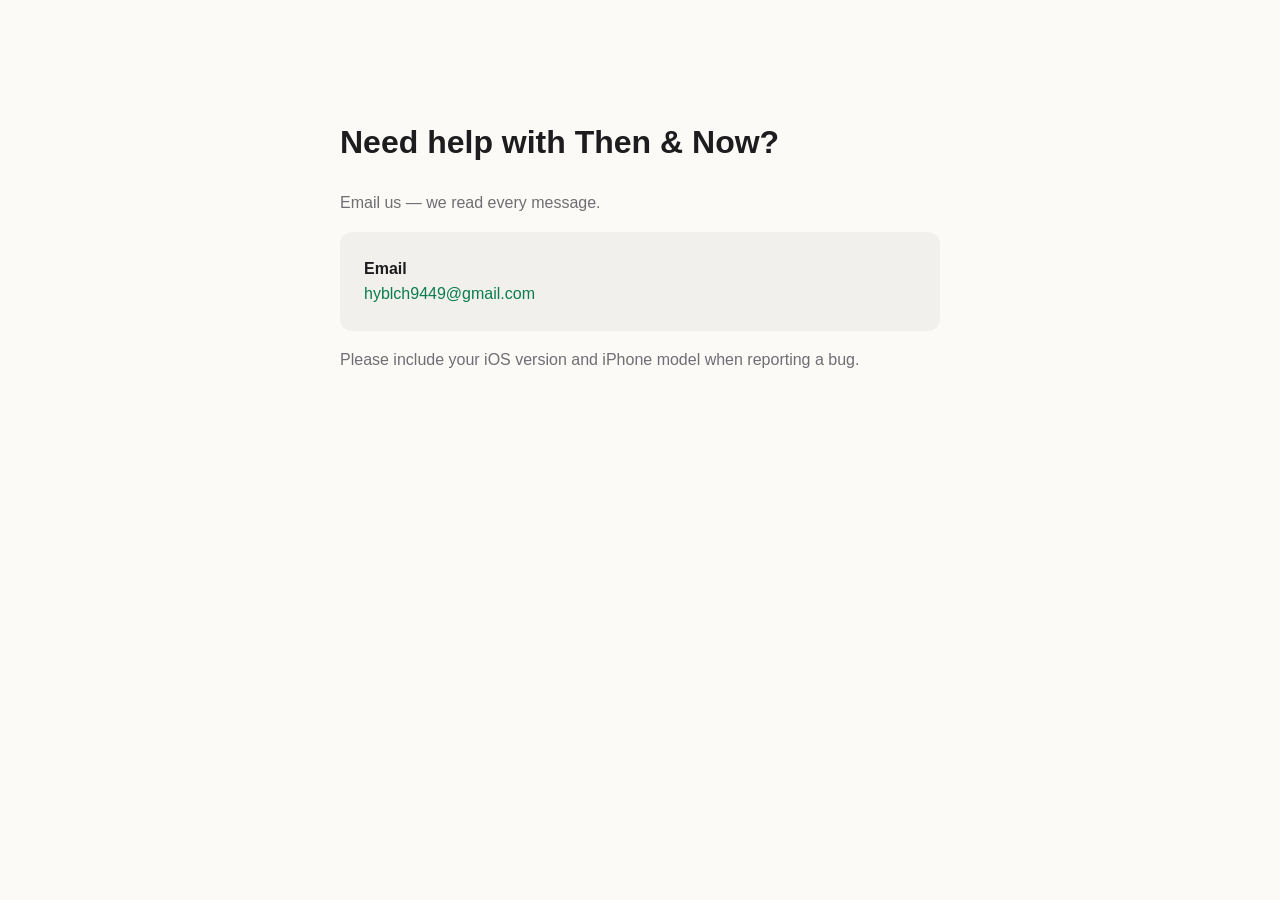
<file: thenandnow/support.html>
<!DOCTYPE html>
<html lang="en">
<head>
    <meta charset="UTF-8">
    <meta name="viewport" content="width=device-width, initial-scale=1.0">
    <title>Then & Now — Support</title>
    <style>
        :root { --ink: #1d1d1f; --muted: #6e6e73; --bg: #fbfaf6; --accent: #0a7c4f; }
        @media (prefers-color-scheme: dark) {
            :root { --ink: #f5f5f7; --muted: #aeaeb2; --bg: #1c1c1e; }
        }
        body {
            font-family: -apple-system, BlinkMacSystemFont, sans-serif;
            max-width: 600px; margin: 0 auto; padding: 96px 24px;
            background: var(--bg); color: var(--ink); line-height: 1.6;
        }
        h1 { font-size: 32px; font-weight: 600; }
        .muted { color: var(--muted); }
        a { color: var(--accent); text-decoration: none; }
        a:hover { text-decoration: underline; }
        .card { padding: 24px; background: rgba(0,0,0,0.04); border-radius: 12px; margin: 16px 0; }
        @media (prefers-color-scheme: dark) {
            .card { background: rgba(255,255,255,0.06); }
        }
    </style>
</head>
<body>
    <h1>Need help with Then &amp; Now?</h1>
    <p class="muted">Email us — we read every message.</p>

    <div class="card">
        <strong>Email</strong><br>
        <a href="mailto:hyblch9449@gmail.com">hyblch9449@gmail.com</a>
    </div>

    <p class="muted">Please include your iOS version and iPhone model when reporting a bug.</p>
</body>
</html>
</file>
<file: tokens.css>
/* tokens.css — ThenAndNow · brand-locked · Hallmark custom theme
 * Hallmark · genre: editorial · macrostructure: Long Document · theme: custom (brand-locked)
 * source: ThenAndNow PRD §6 design system + ui-final.html:8 font stack
 * paper: oklch(98% 0.012 90) ≈ cream #faf9f5
 * accent: oklch(63.8% 0.13 42) ≈ coral #cc785c
 * display+body: Geist · mono: Geist Mono
 * paper-band: light · display-style: geometric-sans (Vercel) · accent-hue: warm
 */

:root {
  /* ─── color · paper / surfaces ─── */
  --color-paper: oklch(98% 0.012 90);          /* canvas #faf9f5 */
  --color-paper-2: oklch(96% 0.018 85);        /* surface soft #f5f0e8 */
  --color-paper-3: oklch(94% 0.022 85);        /* surface card #efe9de */
  --color-paper-4: oklch(91% 0.025 80);       /* hairline solid #e6dfd8 */
  --color-paper-5: oklch(96% 0.015 80);       /* hover lift */
  --color-paper-dark: oklch(18% 0.005 90);    /* surface dark #181715 (for mode-preview) */

  /* ─── color · ink ─── */
  --color-ink: oklch(20% 0.005 60);            /* ink #141413 */
  --color-ink-2: oklch(34% 0.005 60);         /* body #3d3d3a */
  --color-ink-3: oklch(50% 0.008 70);         /* muted #6c6a64 */
  --color-ink-4: oklch(70% 0.012 80);         /* faint #8e8b82 */

  /* ─── color · accent (coral, restrained) ─── */
  --color-accent: oklch(63.8% 0.13 42);       /* coral #cc785c */
  --color-accent-hover: oklch(56% 0.13 38);   /* coral active #a9583e */
  --color-accent-soft: oklch(63.8% 0.13 42 / 0.08);
  --color-accent-glow: oklch(63.8% 0.13 42 / 0.18);

  /* ─── color · semantic ─── */
  --color-focus: oklch(63.8% 0.13 42);
  --color-success: oklch(58% 0.12 145);
  --color-warning: oklch(70% 0.13 70);

  /* ─── typography · font stacks ─── */
  --font-display: "Geist", -apple-system, BlinkMacSystemFont, "Segoe UI", system-ui, sans-serif;
  --font-body: "Geist", -apple-system, BlinkMacSystemFont, "Segoe UI", system-ui, sans-serif;
  --font-mono: "Geist Mono", "SF Mono", ui-monospace, "Menlo", monospace;

  /* ─── typography · scale (4pt ratio, tightened for editorial) ─── */
  --text-xs: 11px;
  --text-sm: 13px;
  --text-base: 15px;
  --text-md: 17px;
  --text-lg: 20px;
  --text-xl: 24px;
  --text-2xl: 32px;
  --text-3xl: 40px;
  --text-4xl: 56px;
  --text-display: clamp(2.5rem, 6vw, 4.5rem);
  --text-display-s: clamp(2rem, 4.5vw, 3rem);

  /* ─── typography · tracking ─── */
  --tracking-tight: -0.04em;     /* display + title negative tracking */
  --tracking-snug: -0.025em;
  --tracking-normal: 0;
  --tracking-wide: 0.015em;      /* body small */
  --tracking-mono: 0.04em;       /* mono eyebrow */
  --tracking-mono-cap: 0.08em;

  /* ─── typography · leading ─── */
  --leading-tight: 1.05;         /* display */
  --leading-snug: 1.2;           /* title */
  --leading-normal: 1.5;         /* body */
  --leading-relaxed: 1.65;       /* editorial essay */

  /* ─── spacing · 4pt scale ─── */
  --space-1: 4px;
  --space-2: 8px;
  --space-3: 12px;
  --space-4: 16px;
  --space-5: 20px;
  --space-6: 24px;
  --space-7: 32px;
  --space-8: 40px;
  --space-9: 56px;
  --space-10: 72px;
  --space-11: 96px;
  --space-12: 128px;
  --space-13: 168px;

  /* ─── layout · measure (editorial reading width) ─── */
  --measure: 62ch;
  --measure-wide: 76ch;
  --measure-display: 18ch;
  --container: 1240px;
  --container-narrow: 880px;

  /* ─── rule / radius ─── */
  --radius-xs: 4px;
  --radius-sm: 6px;
  --radius-md: 8px;
  --radius-lg: 12px;
  --radius-xl: 16px;
  --radius-pill: 9999px;

  /* ─── shadow · minimal (per PRD: no shadows, surface color contrast only) ─── */
  --shadow-flat: 0 0 0 0 transparent;
  --shadow-soft: 0 1px 2px oklch(20% 0.005 60 / 0.04);
  --shadow-pop: 0 8px 24px -8px oklch(20% 0.005 60 / 0.12);

  /* ─── motion · easings (Apple §4) ─── */
  --ease-out: cubic-bezier(0.23, 1, 0.32, 1);
  --ease-in: cubic-bezier(0.55, 0, 1, 0.45);
  --ease-in-out: cubic-bezier(0.65, 0, 0.35, 1);
  --ease-snap: cubic-bezier(0.5, 0, 0, 1);

  /* ─── motion · durations (Apple §4 + editorial breath) ─── */
  --dur-instant: 80ms;
  --dur-fast: 160ms;
  --dur-base: 240ms;
  --dur-slow: 420ms;
  --dur-cinema: 680ms;
  --dur-essay: 900ms;

  /* ─── z-index ─── */
  --z-nav: 50;
  --z-modal: 100;
  --z-toast: 200;

  /* ─── reduced motion (overrides) ─── */
  --dur-reduced: 0ms;
}
</file>
<file: styles.css>
/* Then & Now — bilingual product landing */
*, *::before, *::after { box-sizing: border-box; margin: 0; padding: 0; }
html { scroll-behavior: smooth; scroll-padding-top: 104px; }
body {
  min-width: 320px;
  overflow-x: clip;
  background: var(--color-paper);
  color: var(--color-ink);
  font-family: var(--font-body);
  font-size: var(--text-base);
  line-height: var(--leading-normal);
  -webkit-font-smoothing: antialiased;
  text-rendering: optimizeLegibility;
}
html[lang="zh-Hans"] body {
  font-family: "PingFang SC", "Hiragino Sans GB", "Microsoft YaHei", system-ui, sans-serif;
}
img, svg { display: block; max-width: 100%; }
a { color: inherit; text-decoration: none; }
button, input { color: inherit; font: inherit; }
button { background: none; border: 0; cursor: pointer; }
button, a { -webkit-tap-highlight-color: transparent; }
p { text-wrap: pretty; }
h1, h2, h3 { font-family: var(--font-display); text-wrap: balance; }
html[lang="zh-Hans"] h1,
html[lang="zh-Hans"] h2,
html[lang="zh-Hans"] h3 { font-family: "PingFang SC", "Hiragino Sans GB", system-ui, sans-serif; }
::selection { background: var(--color-accent); color: var(--color-paper); }
[hidden] { display: none !important; }

.skip-link {
  position: fixed;
  top: 12px;
  left: 12px;
  z-index: 200;
  padding: 10px 16px;
  border-radius: var(--radius-sm);
  background: var(--color-ink);
  color: var(--color-paper);
  transform: translateY(-160%);
}
.skip-link:focus { transform: translateY(0); }
:focus-visible { outline: 2px solid var(--color-focus); outline-offset: 4px; }
.section-shell { width: min(100% - 64px, var(--container)); margin-inline: auto; }
.text-accent { color: var(--color-accent); }

.site-header {
  position: sticky;
  top: 0;
  z-index: var(--z-nav);
  padding: 16px 0;
  background: oklch(98% 0.012 90 / 0.82);
  backdrop-filter: blur(20px) saturate(150%);
  -webkit-backdrop-filter: blur(20px) saturate(150%);
}
.nav-shell {
  width: min(100% - 48px, 1376px);
  min-height: 48px;
  margin-inline: auto;
  display: flex;
  align-items: center;
  justify-content: space-between;
  gap: 32px;
}
.brand { display: inline-flex; align-items: center; gap: 11px; flex-shrink: 0; font-size: 18px; font-weight: 650; letter-spacing: -0.035em; }
.brand__icon { border-radius: 10px; }
.nav-links { display: flex; align-items: center; gap: 32px; color: var(--color-ink-2); font-size: var(--text-sm); }
.nav-links a, .footer-links a { transition: color var(--dur-fast) ease; }
.nav-actions { display: flex; align-items: center; gap: 20px; }
.locale-switch { display: flex; align-items: center; gap: 5px; color: var(--color-ink-4); font-family: var(--font-mono); font-size: 12px; }
.locale-switch button { min-width: 36px; min-height: 44px; padding: 4px; color: var(--color-ink-3); }
.locale-switch button[aria-pressed="true"] { color: var(--color-ink); font-weight: 500; }

.button {
  display: inline-flex;
  min-height: 48px;
  align-items: center;
  justify-content: center;
  gap: 24px;
  padding: 13px 20px;
  border-radius: var(--radius-sm);
  font-size: var(--text-sm);
  font-weight: 500;
  transition: transform var(--dur-fast) var(--ease-out), background var(--dur-fast) ease, color var(--dur-fast) ease;
}
.button:active { transform: scale(0.97); }
.button--small { min-height: 40px; padding: 9px 15px; }
.button--dark { background: var(--color-ink); color: var(--color-paper); }
.button--accent { background: var(--color-accent); color: var(--color-paper); }
.text-link { display: inline-flex; align-items: center; min-height: 44px; border-bottom: 1px solid var(--color-ink-4); font-size: var(--text-sm); font-weight: 500; }

.hero {
  min-height: min(900px, calc(100svh - 80px));
  display: grid;
  grid-template-columns: minmax(0, .88fr) minmax(420px, 1.12fr);
  align-items: center;
  gap: clamp(48px, 7vw, 112px);
  padding-top: 64px;
  padding-bottom: 80px;
}
.hero__copy { max-width: 580px; }
.eyebrow, .chapter {
  display: flex;
  align-items: center;
  gap: 12px;
  color: var(--color-ink-3);
  font-family: var(--font-mono);
  font-size: var(--text-xs);
  letter-spacing: var(--tracking-mono);
  text-transform: uppercase;
}
.status-dot { width: 6px; height: 6px; border-radius: 50%; background: var(--color-accent); }
.hero h1 {
  margin-top: 28px;
  font-size: clamp(56px, 6.1vw, 92px);
  font-weight: 500;
  letter-spacing: -0.065em;
  line-height: .98;
}
html[lang="zh-Hans"] .hero h1 { font-size: clamp(48px, 5.5vw, 80px); line-height: 1.12; letter-spacing: -0.045em; }
.hero__lede { max-width: 48ch; margin-top: 32px; color: var(--color-ink-2); font-size: var(--text-md); line-height: 1.65; }
.hero__actions { display: flex; align-items: center; gap: 28px; margin-top: 36px; }
.hero__facts { display: flex; flex-wrap: wrap; gap: 10px 22px; margin-top: 32px; color: var(--color-ink-3); font-family: var(--font-mono); font-size: 11px; }
.hero__facts span + span::before { content: "·"; margin-right: 22px; color: var(--color-ink-4); }
.hero__visual { position: relative; min-width: 0; }
.visual-note { display: flex; align-items: center; justify-content: space-between; gap: 16px; color: var(--color-ink-3); font-family: var(--font-mono); font-size: 10px; letter-spacing: .04em; text-transform: uppercase; }
.visual-note--top { margin-bottom: 12px; }
.visual-note--bottom { margin-top: 12px; }

.comparison {
  --position: 50%;
  --overlay-opacity: .5;
  position: relative;
  isolation: isolate;
  overflow: hidden;
  background: var(--color-paper-3);
  touch-action: pan-y;
  user-select: none;
}
.comparison[data-mode="wipe"] { cursor: ew-resize; touch-action: none; }
.comparison__image { width: 100%; height: 100%; object-fit: cover; object-position: 50% 32%; pointer-events: none; }
.comparison > .comparison__image { position: absolute; inset: 0; }
.comparison__before { position: absolute; inset: 0; clip-path: inset(0 calc(100% - var(--position)) 0 0); }
.comparison[data-mode="overlay"] .comparison__before { clip-path: none; opacity: var(--overlay-opacity); }
.comparison__label {
  position: absolute;
  bottom: 18px;
  z-index: 3;
  padding: 6px 9px;
  border-radius: var(--radius-xs);
  background: oklch(18% 0.005 90 / .62);
  color: var(--color-paper);
  font-family: var(--font-mono);
  font-size: 9px;
  letter-spacing: .12em;
  text-transform: uppercase;
  backdrop-filter: blur(8px);
}
.comparison__label--before { left: 18px; }
.comparison__label--after { right: 18px; }
.comparison__divider { position: absolute; top: 0; bottom: 0; left: var(--position); z-index: 4; width: 1px; background: oklch(98% 0.012 90 / .92); pointer-events: none; }
.comparison__knob {
  position: absolute;
  top: 50%;
  left: 50%;
  display: grid;
  width: 48px;
  height: 48px;
  place-items: center;
  border: 1px solid oklch(98% 0.012 90 / .7);
  border-radius: 50%;
  background: var(--color-paper);
  box-shadow: 0 4px 20px oklch(20% 0.005 60 / .16);
  color: var(--color-ink);
  font-size: 19px;
  transform: translate(-50%, -50%);
}
.comparison[data-mode="side"] { display: grid; grid-template-columns: repeat(2, minmax(0, 1fr)); gap: 2px; cursor: default; }
.comparison[data-mode="side"] > .comparison__image,
.comparison[data-mode="side"] .comparison__before { position: relative; inset: auto; height: 100%; clip-path: none; opacity: 1; }
.comparison[data-mode="side"] .comparison__before img { position: absolute; inset: 0; }
.comparison[data-mode="side"] .comparison__divider,
.comparison[data-mode="overlay"] .comparison__divider { display: none; }
.comparison--hero { aspect-ratio: 4 / 4.6; border-radius: 3px; }
.comparison--hero .comparison__image { object-position: 50% 35%; }
.comparison--demo { aspect-ratio: 16 / 9.5; border-radius: var(--radius-sm); }
.comparison--demo .comparison__image { object-position: 50% 31%; }

.scene-strip {
  display: flex;
  align-items: center;
  justify-content: space-between;
  gap: 20px;
  padding-top: 28px;
  padding-bottom: 28px;
  border-top: 1px solid var(--color-paper-4);
  border-bottom: 1px solid var(--color-paper-4);
  color: var(--color-ink-3);
  font-family: var(--font-mono);
  font-size: 11px;
  letter-spacing: .04em;
  text-transform: uppercase;
}
.scene-strip i { color: var(--color-accent); font-style: normal; }

.demo-section { padding-top: 128px; padding-bottom: 144px; }
.section-heading { max-width: 800px; }
.chapter span:first-child { color: var(--color-accent); }
.section-heading h2, .product-copy h2, .privacy-heading h2, .download-card h2 {
  margin-top: 22px;
  font-size: clamp(38px, 4.2vw, 60px);
  font-weight: 500;
  letter-spacing: -0.055em;
  line-height: 1.06;
}
.section-heading > p, .product-copy > p { max-width: 58ch; margin-top: 22px; color: var(--color-ink-2); font-size: var(--text-md); line-height: 1.65; }
.demo-workbench { margin-top: 56px; }
.mode-tabs { display: inline-flex; gap: 4px; margin-bottom: 16px; padding: 4px; border: 1px solid var(--color-paper-4); border-radius: var(--radius-md); background: var(--color-paper-2); }
.mode-tabs button { min-height: 44px; padding: 8px 16px; border-radius: 5px; color: var(--color-ink-3); font-size: var(--text-sm); transition: background var(--dur-fast) ease, color var(--dur-fast) ease, transform var(--dur-fast) var(--ease-out); }
.mode-tabs button:active { transform: scale(.97); }
.mode-tabs button[aria-selected="true"] { background: var(--color-paper); box-shadow: var(--shadow-soft); color: var(--color-ink); }
.demo-canvas { padding: clamp(16px, 3vw, 40px); border-radius: var(--radius-lg); background: var(--color-paper-dark); }
.overlay-control { display: grid; grid-template-columns: auto 1fr 48px; align-items: center; gap: 18px; padding-top: 24px; color: var(--color-paper-3); font-size: var(--text-sm); }
.overlay-control input { width: 100%; accent-color: var(--color-accent); }
.overlay-control output { font-family: var(--font-mono); font-size: 12px; text-align: right; }
.workbench-note { display: flex; max-width: 620px; gap: 20px; margin: 28px 0 0 auto; color: var(--color-ink-2); }
.workbench-note strong { color: var(--color-ink); font-weight: 500; }
.workbench-note p { line-height: 1.65; }
.note-number { color: var(--color-accent); font-family: var(--font-mono); font-size: 24px; }

.product-section { padding: 96px 0; overflow: hidden; border-top: 1px solid var(--color-paper-4); border-bottom: 1px solid var(--color-paper-4); background: var(--color-paper-2); }
.product-layout { display: grid; grid-template-columns: minmax(0, 1fr) minmax(360px, .9fr); align-items: center; gap: clamp(56px, 8vw, 128px); }
.shot-tabs { margin-top: 40px; border-top: 1px solid var(--color-paper-4); }
.shot-tabs button { display: grid; width: 100%; min-height: 52px; grid-template-columns: 32px 1fr auto; align-items: center; gap: 12px; padding: 14px 0; border-bottom: 1px solid var(--color-paper-4); color: var(--color-ink-3); text-align: left; transition: color var(--dur-fast) ease, transform var(--dur-fast) var(--ease-out); }
.shot-tabs button > span:first-child { color: var(--color-ink-4); font-family: var(--font-mono); font-size: 10px; }
.shot-tabs button > span:last-child { opacity: 0; transform: translate(-5px, 5px); transition: opacity var(--dur-fast) ease, transform var(--dur-fast) var(--ease-out); }
.shot-tabs button[aria-selected="true"] { color: var(--color-ink); }
.shot-tabs button[aria-selected="true"] > span:first-child { color: var(--color-accent); }
.shot-tabs button[aria-selected="true"] > span:last-child { opacity: 1; transform: translate(0, 0); }
.product-copy .shot-description { min-height: 64px; margin-top: 22px; font-size: var(--text-base); }
.product-device { position: relative; display: grid; justify-items: center; padding: 24px 0 20px; }
.phone-frame { position: relative; z-index: 2; width: min(100%, 330px); padding: 9px; border: 1px solid oklch(20% 0.005 60 / .7); border-radius: 48px; background: var(--color-paper-dark); box-shadow: 0 32px 70px -32px oklch(20% 0.005 60 / .36); }
.phone-frame img { width: 100%; height: auto; aspect-ratio: 552 / 1200; border-radius: 38px; background: var(--color-paper); }
.device-orbit { position: absolute; inset: 0; display: flex; align-items: center; justify-content: space-between; color: var(--color-paper-4); font-size: clamp(64px, 8vw, 112px); font-weight: 600; letter-spacing: -.08em; line-height: 1; }
.device-orbit span:first-child { transform: translateX(-32%); }
.device-orbit span:last-child { transform: translateX(32%); }
.device-caption { position: relative; z-index: 2; margin-top: 22px; color: var(--color-ink-3); font-family: var(--font-mono); font-size: 12px; line-height: 1.5; letter-spacing: .03em; text-transform: uppercase; }

.feature-grid-section { padding-top: 112px; padding-bottom: 128px; }
.section-heading--split { display: grid; max-width: none; grid-template-columns: 1.2fr .8fr; align-items: end; gap: 80px; }
.section-heading--split > p { margin-bottom: 6px; font-size: var(--text-base); }
.feature-grid { display: grid; grid-template-columns: repeat(4, minmax(0, 1fr)); gap: 16px; margin-top: 56px; }
.feature-card { min-height: 0; display: flex; flex-direction: column; padding: 28px; border: 1px solid var(--color-paper-4); border-radius: var(--radius-md); background: var(--color-paper); }
.feature-card--wide { grid-column: span 2; }
.feature-card--pro { grid-column: span 3; background: var(--color-paper-2); }
.feature-card__number { color: var(--color-ink-3); font-family: var(--font-mono); font-size: 10px; letter-spacing: .06em; }
.feature-card h3 { max-width: 16ch; margin-top: 48px; font-size: 26px; font-weight: 500; letter-spacing: -.04em; line-height: 1.15; }
.feature-card p { max-width: 50ch; margin-top: 16px; color: var(--color-ink-2); line-height: 1.65; }
.feature-card__tag { align-self: flex-start; margin-top: auto; padding-top: 28px; color: var(--color-accent); font-family: var(--font-mono); font-size: 10px; letter-spacing: .04em; text-transform: uppercase; }

.privacy-section { padding: 128px 0 64px; background: var(--color-paper-dark); color: var(--color-paper); }
.privacy-heading { max-width: 900px; }
.chapter--light { color: var(--color-ink-4); }
.privacy-heading h2 { max-width: 16ch; }
.privacy-heading > p { max-width: 52ch; margin-top: 24px; color: var(--color-ink-4); font-size: var(--text-md); line-height: 1.65; }
.privacy-rules { display: grid; grid-template-columns: repeat(3, minmax(0, 1fr)); gap: 0; margin-top: 80px; border-top: 1px solid var(--color-ink-2); border-bottom: 1px solid var(--color-ink-2); }
.privacy-rules > div { padding: 32px 32px 40px 0; }
.privacy-rules > div + div { padding-left: 32px; border-left: 1px solid var(--color-ink-2); }
.privacy-rules strong { color: var(--color-accent); font-family: var(--font-mono); font-size: 11px; font-weight: 400; }
.privacy-rules h3 { margin-top: 40px; font-size: 24px; font-weight: 500; letter-spacing: -.03em; }
.privacy-rules p { margin-top: 12px; color: var(--color-ink-4); }
.privacy-footnote { max-width: 76ch; padding: 28px 0; color: var(--color-ink-4); font-size: var(--text-sm); line-height: 1.65; }

.faq-section { max-width: 960px; padding-top: 128px; padding-bottom: 128px; }
.faq-list { margin-top: 48px; border-top: 1px solid var(--color-paper-4); }
.faq-list details { border-bottom: 1px solid var(--color-paper-4); }
.faq-list summary { position: relative; padding: 26px 48px 26px 0; cursor: pointer; font-size: var(--text-md); font-weight: 500; list-style: none; }
.faq-list summary::-webkit-details-marker { display: none; }
.faq-list summary::after { content: "+"; position: absolute; top: 24px; right: 4px; color: var(--color-ink-3); font-family: var(--font-mono); font-size: 20px; font-weight: 400; transition: transform var(--dur-base) var(--ease-out); }
.faq-list details[open] summary::after { transform: rotate(45deg); }
.faq-list details p { max-width: 65ch; padding: 0 48px 28px 0; color: var(--color-ink-2); line-height: 1.7; }

.download-section { padding-bottom: 96px; }
.download-card { position: relative; overflow: hidden; padding: clamp(36px, 7vw, 88px); border-radius: var(--radius-lg); background: var(--color-accent); color: var(--color-paper); }
.download-card::after { content: "↔"; position: absolute; right: 5%; bottom: -22%; color: oklch(98% 0.012 90 / .1); font-size: clamp(200px, 32vw, 420px); font-weight: 500; line-height: 1; pointer-events: none; }
.download-card > * { position: relative; z-index: 1; }
.download-card .chapter--light { color: var(--color-paper-3); }
.download-card .chapter span:first-child { color: var(--color-paper); }
.download-card h2 { max-width: 14ch; }
.download-card > p { max-width: 52ch; margin-top: 24px; color: var(--color-paper-2); font-size: var(--text-md); line-height: 1.6; }
.download-badge { display: inline-flex; align-items: center; gap: 14px; margin-top: 40px; padding: 10px 18px 10px 10px; border: 1px solid oklch(98% 0.012 90 / .24); border-radius: var(--radius-md); background: oklch(98% 0.012 90 / .1); }
.download-badge img { border-radius: 10px; }
.download-badge span { display: flex; flex-direction: column; gap: 3px; }
.download-badge strong { font-weight: 500; }
.download-badge small { color: var(--color-paper-2); font-size: 11px; }

.site-footer { display: grid; grid-template-columns: 1fr auto; align-items: center; gap: 32px; padding-top: 24px; padding-bottom: 40px; border-top: 1px solid var(--color-paper-4); }
.footer-links { display: flex; gap: 24px; color: var(--color-ink-2); font-size: var(--text-sm); }
.site-footer > p { grid-column: 1 / -1; display: flex; justify-content: space-between; gap: 20px; color: var(--color-ink-3); font-family: var(--font-mono); font-size: 10px; }

.is-ready [data-reveal] { opacity: 0; transform: translateY(12px); }
.is-ready [data-reveal].is-in { opacity: 1; transform: translateY(0); transition: opacity 420ms var(--ease-out), transform 420ms var(--ease-out); }
.is-ready [data-reveal-delay="1"].is-in { transition-delay: 60ms; }

@media (hover: hover) and (pointer: fine) {
  .nav-links a:hover, .footer-links a:hover { color: var(--color-accent); }
  .button--dark:hover { background: var(--color-accent-hover); }
  .button--accent:hover { background: var(--color-accent-hover); transform: translateY(-1px); }
  .text-link:hover { color: var(--color-accent); border-color: var(--color-accent); }
  .locale-switch button:hover { color: var(--color-accent); }
  .shot-tabs button:hover { color: var(--color-accent); }
  .feature-card:hover { border-color: var(--color-ink-4); }
  .faq-list summary:hover { color: var(--color-accent); }
}

@media (max-width: 1080px) {
  .nav-links { display: none; }
  .hero { grid-template-columns: minmax(0, .9fr) minmax(380px, 1.1fr); gap: 48px; }
  .hero h1 { font-size: clamp(52px, 6.8vw, 72px); }
  .product-layout { gap: 48px; }
}

@media (max-width: 800px) {
  .section-shell { width: min(100% - 40px, var(--container)); }
  .nav-shell { width: calc(100% - 32px); gap: 16px; }
  .nav-actions { gap: 10px; }
  .nav-actions .button { display: none; }
  .hero { min-height: auto; grid-template-columns: 1fr; gap: 56px; padding-top: 64px; padding-bottom: 72px; }
  .hero__copy { max-width: 640px; }
  .hero h1, html[lang="zh-Hans"] .hero h1 { font-size: clamp(48px, 11vw, 72px); }
  .hero__lede { max-width: 54ch; }
  .hero__visual { width: min(100%, 600px); margin-inline: auto; }
  .comparison--hero { aspect-ratio: 4 / 4.3; }
  .scene-strip { flex-wrap: wrap; justify-content: flex-start; gap: 12px 18px; }
  .scene-strip i:nth-last-child(2) { display: none; }
  .demo-section, .feature-grid-section, .faq-section { padding-top: 88px; padding-bottom: 96px; }
  .product-section { padding: 72px 0; }
  .product-layout { grid-template-columns: 1fr; }
  .product-copy { max-width: 640px; }
  .product-device { margin-top: 16px; }
  .device-orbit { display: none; }
  .section-heading--split { grid-template-columns: 1fr; gap: 8px; }
  .feature-grid { grid-template-columns: repeat(2, minmax(0, 1fr)); }
  .feature-card, .feature-card--wide, .feature-card--pro { grid-column: span 1; min-height: 0; }
  .feature-card--pro { grid-column: 1 / -1; }
  .privacy-section { padding-top: 88px; }
  .privacy-rules { grid-template-columns: 1fr; margin-top: 56px; }
  .privacy-rules > div, .privacy-rules > div + div { padding: 24px 0; border-left: 0; }
  .privacy-rules > div + div { border-top: 1px solid var(--color-ink-2); }
  .privacy-rules h3 { margin-top: 16px; }
}

@media (max-width: 520px) {
  html { scroll-padding-top: 88px; }
  .site-header { padding: 12px 0; }
  .brand { gap: 8px; font-size: 16px; }
  .brand__icon { width: 34px; height: 34px; border-radius: 8px; }
  .hero { padding-top: 48px; gap: 44px; }
  .hero h1, html[lang="zh-Hans"] .hero h1 { font-size: clamp(43px, 13vw, 62px); }
  .hero__lede { margin-top: 24px; font-size: 16px; }
  .hero__actions { align-items: flex-start; flex-direction: column; gap: 12px; margin-top: 28px; }
  .hero__actions .button { width: 100%; }
  .hero__facts { gap: 8px 14px; }
  .hero__facts span + span::before { margin-right: 14px; }
  .comparison--hero { aspect-ratio: 4 / 4.8; }
  .comparison__knob { width: 44px; height: 44px; }
  .visual-note--bottom span:last-child { display: none; }
  .section-heading h2, .product-copy h2, .privacy-heading h2, .download-card h2 { font-size: clamp(34px, 10vw, 46px); }
  .section-heading > p, .product-copy > p { font-size: 16px; }
  .demo-workbench { margin-top: 36px; }
  .mode-tabs { display: flex; width: 100%; }
  .mode-tabs button { flex: 1; padding-inline: 8px; }
  .demo-canvas { padding: 10px; }
  .comparison--demo { aspect-ratio: 4 / 4.6; }
  .overlay-control { grid-template-columns: 1fr auto; gap: 12px; padding: 18px 8px 8px; }
  .overlay-control input { grid-column: 1 / -1; grid-row: 2; }
  .workbench-note { gap: 12px; }
  .feature-grid { grid-template-columns: 1fr; gap: 12px; margin-top: 36px; }
  .feature-card, .feature-card--wide, .feature-card--pro { grid-column: span 1; min-height: 0; }
  .feature-card h3 { margin-top: 36px; }
  .phone-frame { width: min(100%, 300px); border-radius: 42px; }
  .phone-frame img { border-radius: 33px; }
  .faq-list { margin-top: 32px; }
  .download-section { width: calc(100% - 24px); padding-bottom: 64px; }
  .download-card { padding: 36px 24px; }
  .site-footer { grid-template-columns: 1fr; }
  .site-footer > p { flex-direction: column; gap: 8px; }
}

@media (prefers-reduced-motion: reduce) {
  html { scroll-behavior: auto; }
  *, *::before, *::after { animation-duration: .01ms !important; animation-iteration-count: 1 !important; transition-duration: 80ms !important; }
  .is-ready [data-reveal], .is-ready [data-reveal].is-in { opacity: 1; transform: none; transition: none; }
}

@media (prefers-reduced-transparency: reduce) {
  .site-header, .comparison__label { background: var(--color-paper); backdrop-filter: none; }
}

@media (prefers-contrast: more) {
  .site-header { background: var(--color-paper); border-bottom: 1px solid var(--color-ink); }
  .feature-card, .mode-tabs { border-color: var(--color-ink-3); }
}
</file>
